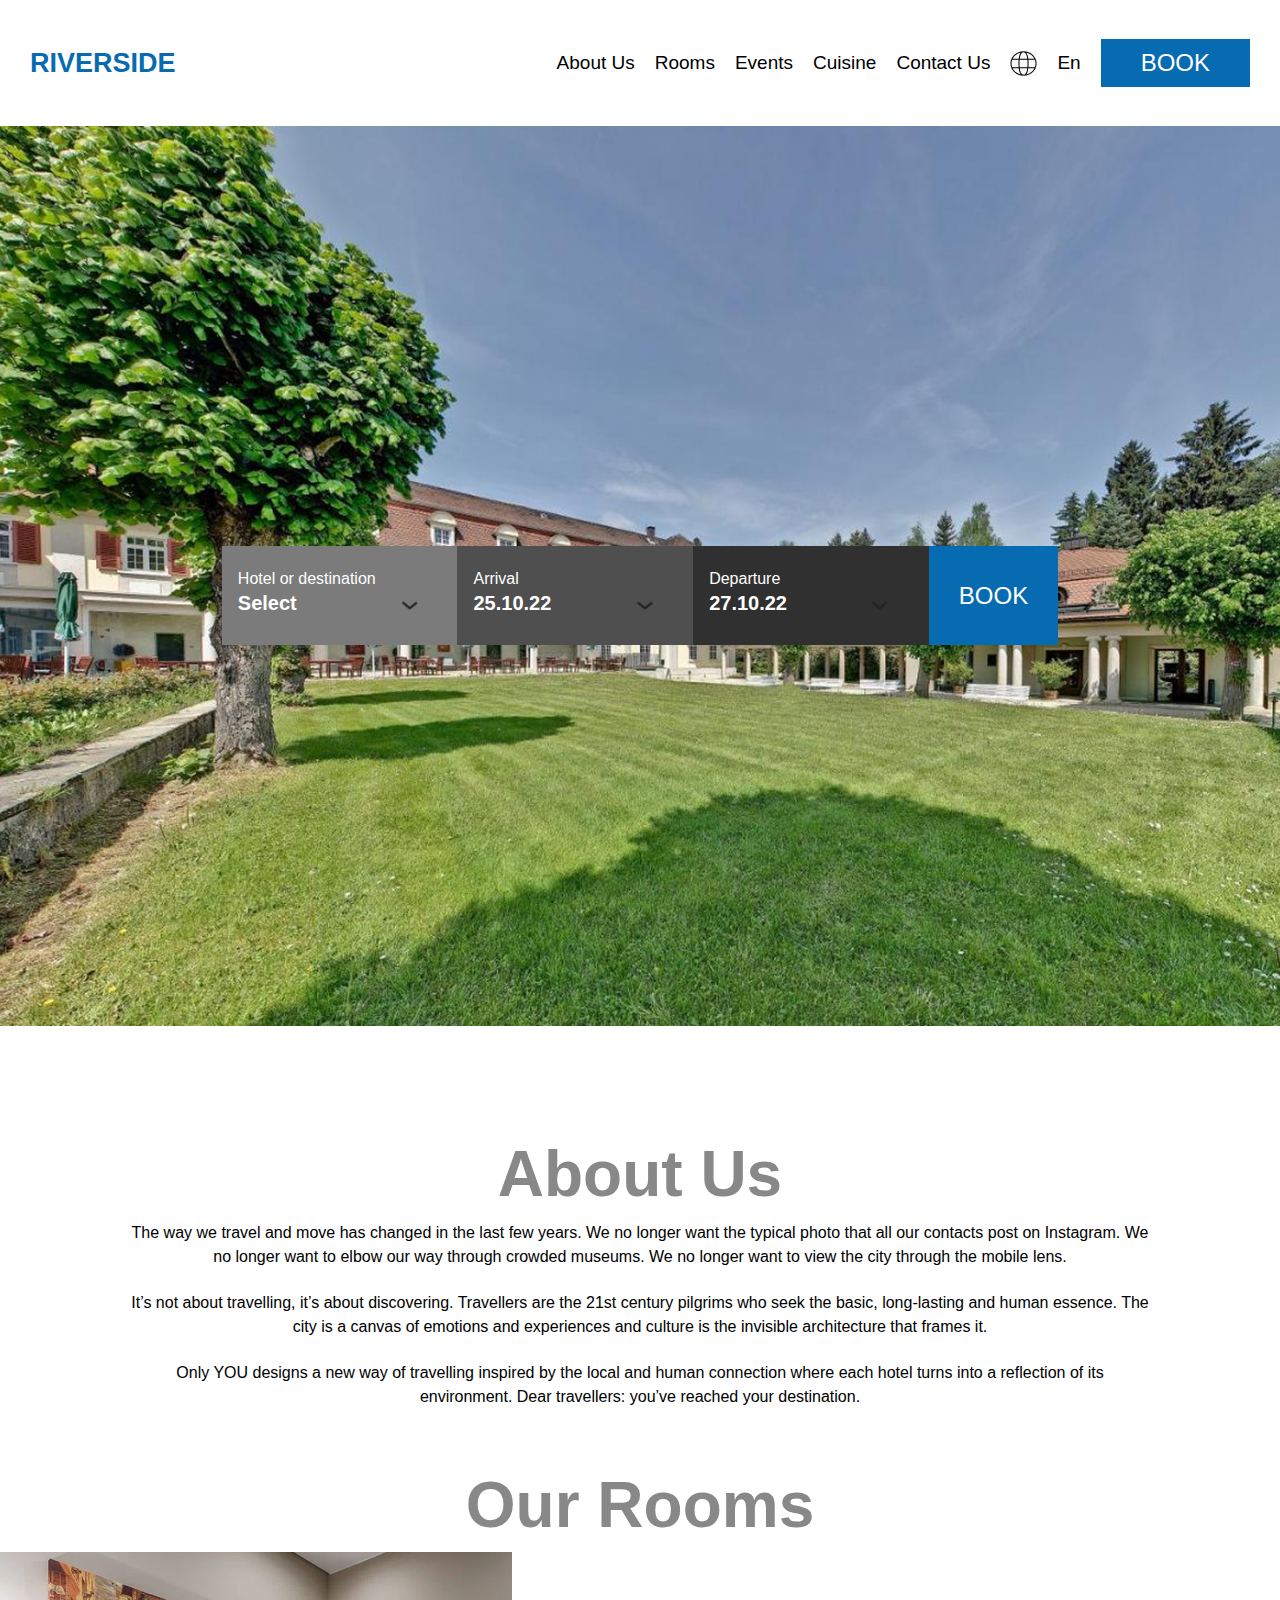
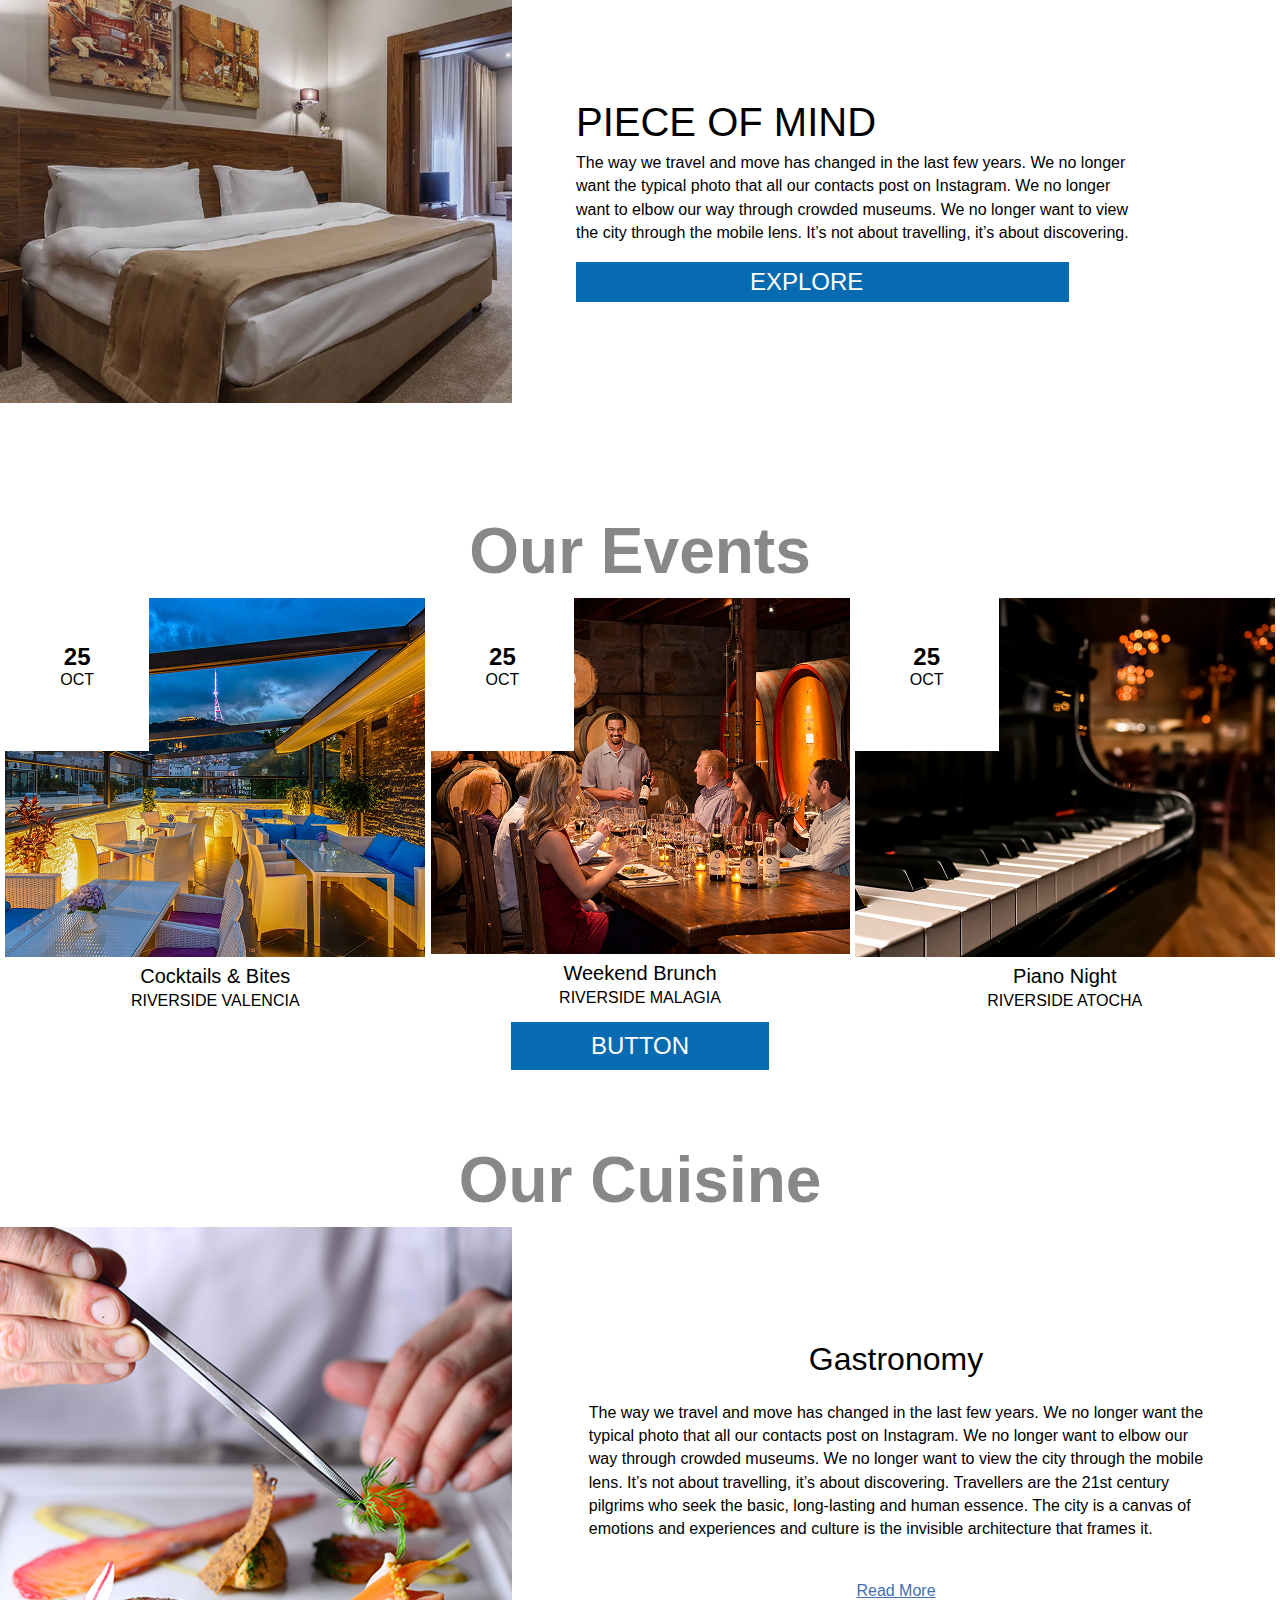
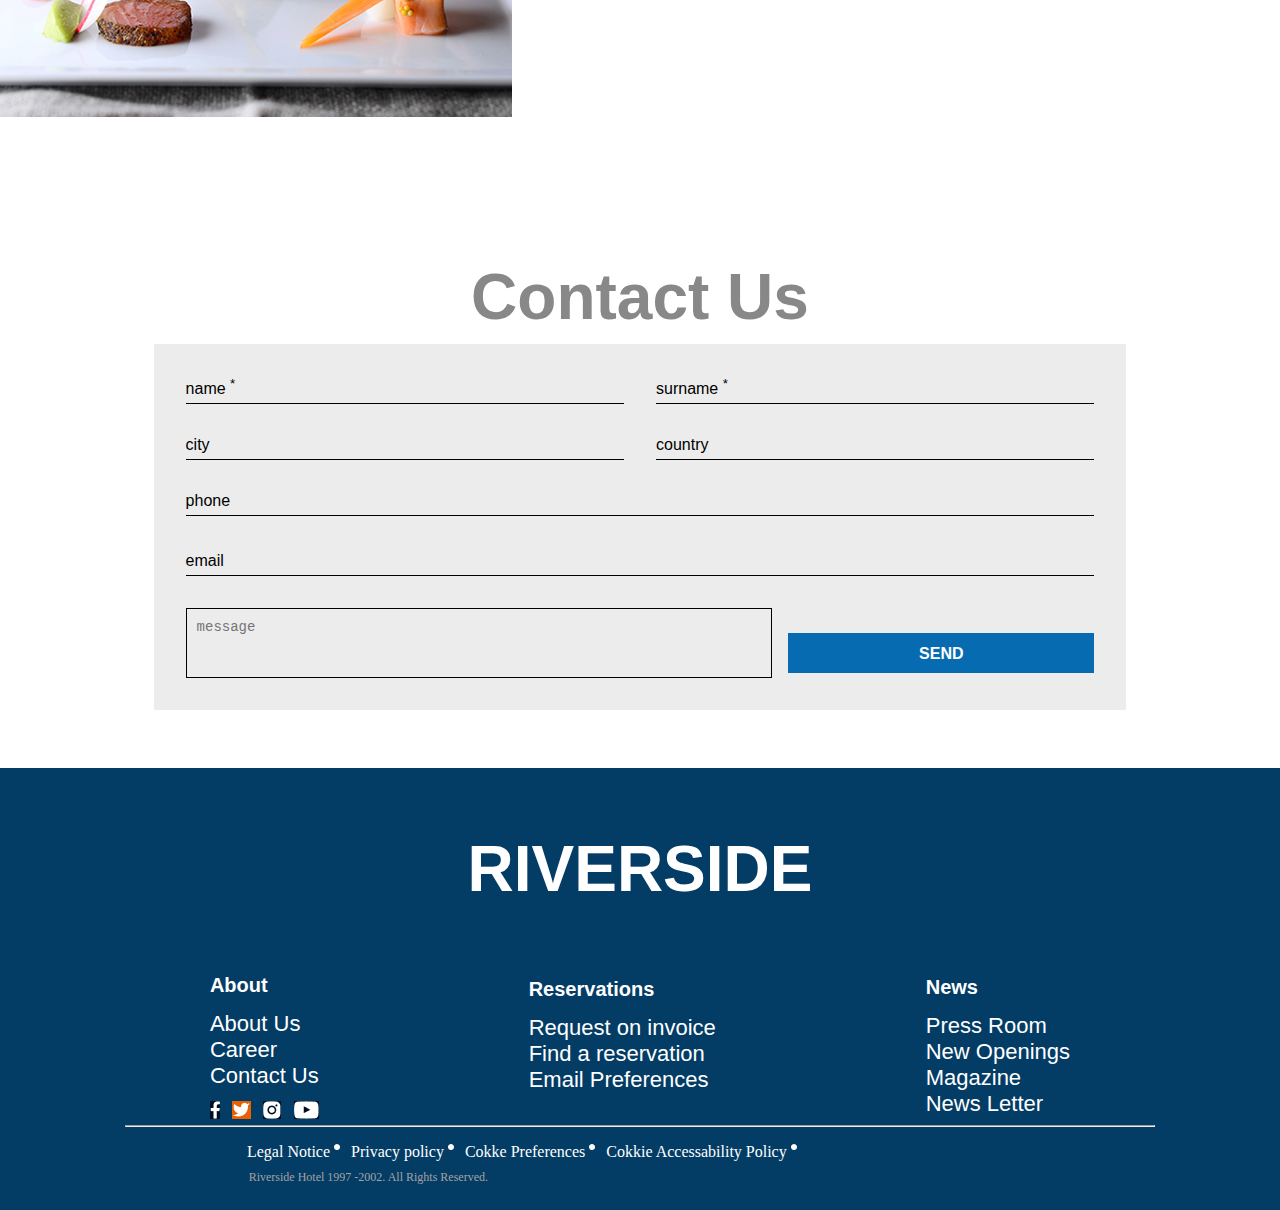
<file: index.html>
<!DOCTYPE html>
<html lang="en">
<head>
    <meta charset="UTF-8">
    <meta name="viewport" content="width=device-width, initial-scale=1.0">
    <title>Document</title>
    <link rel="stylesheet" href="index.css">
</head>
<body>
    <nav class="navbar">
            <h1>RIVERSIDE</h1>
            <div class="nav-items" id="nav-items">
               <a href="#about">About Us</a>
               <a href="#rooms">Rooms</a>
               <a href="#events">Events</a>
               <a href="#cuisine">Cuisine</a>
               <a href="#contact-form">Contact Us</a>
               <img src="/Images/logo.png" alt=""><span>En</span>
                <button>Book</button>
            </div>
            <img src="Images/menu.png" alt="Menu" id="menu-icon" onclick="toggleMenu()">
      </nav>

    <header class="header">
        <section class="main-content">
                <div class="destination">
                    <h3>Hotel or destination</h3>
                    <div class="fixes">
                    <p>Select</p>
                    <img src="Images/downward-icon.png" alt="">
                    </div>
                </div>

                <div class="arrival">
                        <h3>Arrival</h3>
                        <div class="fixes">
                    <p>25.10.22</p>
                    <img src="/Images/downward-icon2.png" alt="">
                    </div>
                </div>

                <div class="departure">
                     <h3>Departure</h3>
                     <div class="fixes">
                    <p>27.10.22</p>
                    <img src="Images/downdward-icon3.png" alt="">
                    </div>
                </div>
                <div class="book">
                    <big>Book</big>
                </div>
        </section>

          <section class="res-main-content">
                <div class="res-destination">
                    <h3>Hotel or destination</h3>
                    <div class="fixes">
                    <p>Select</p>
                    <img src="Images/downward-icon.png" alt="">
                    </div>
                </div>

                <div class="res-arrival">
                        <h3>Arrival</h3>
                        <div class="fixes">
                    <p>25.10.22</p>
                    <img src="Images/downward-icon2.png" alt="">
                    </div>
                </div>

                <div class="res-departure">
                     <h3>Departure</h3>
                     <div class="fixes">
                    <p>27.10.22</p>
                    <img src="Images/downdward-icon3.png" alt="">
                    </div>
                </div>
                <div class="res-book">
                    <big>Book</big>
                </div>
        </section>
    </header>


    <main class="main">
        <section class="section1" id="about">
            <h1>About Us</h1>
             <p class="paragraph">The way we travel and move has changed in the last few years. We no longer want the typical photo that all our contacts post on Instagram. We no longer want to elbow our way through crowded museums. We no longer want to view the city through the mobile lens. <br><br>
It’s not about travelling, it’s about discovering. Travellers are the 21st century pilgrims who seek the basic, long-lasting and human essence. The city is a canvas of emotions and experiences and culture is the invisible architecture that frames it. <br><br>
Only YOU designs a new way of travelling inspired by the local and human connection where each hotel turns into a reflection of its environment. Dear travellers: you’ve reached your destination.</p>
        </section>
         
        <section class="section2" id="rooms">
             <h1>Our Rooms</h1>
             <div class="about-room">
                <img src="Images/room.png" alt="room Image">
                <div class="explore-room">
                    <h3>PIECE OF MIND</h3>
                    <p>The way we travel and move has changed in the last few years. We no longer want the typical photo that all our contacts post on Instagram. We no longer want to elbow our way through crowded museums. We no longer want to view the city through the mobile lens.
                      It’s not about travelling, it’s about discovering. </p>
                      <button><span>EXPLORE</span></button>
                </div>
             </div>

             <div class="res-room">
                <img src="Images/room.png" alt="room image">
                <div class="room">
                    <h4>PIECE OF MIND</h4>
                    <p>The way we travel and move has changed in the last few years.</p>
                     <a href="#link">Read More</a>
                     <button class="btn">Explore</button>
                </div>
             </div>
        </section>
        
        <section class="section3" id="events">
            <h1>Our Events</h1>
            <div class="events">
                 <div class="event1">
                     <div class="time">
                        <h2 id="date">25</h2>
                        <p id="mounth">OCT</p>
                     </div>
                    <img src="Images/image1.png" alt="">
                    <h3>Cocktails & Bites</h3>
                    <p>Riverside  Valencia</p>
                 </div>
                 <div class="event2">
                    <div class="time time2">
                        <h2 id="date">25</h2>
                        <p id="mounth">OCT</p>
                     </div>
                    <img src="Images/image2.png" alt="">
                    <h3>Weekend Brunch</h3>
                    <p>Riverside  Malagia</p>
                 </div>
                 <div class="event3">
                    <div class="time">
                        <h2 id="date">25</h2>
                        <p id="mounth">OCT</p>
                     </div>
                    <img src="Images/image3.png" alt="">
                    <h3>Piano Night</h3>
                    <p>Riverside  Atocha</p>
                 </div>
            </div>
            <button>Button</button>
        </section>

        <section class="section4" id="cuisine">
            <h1>Our Cuisine</h1>
            <div class="cuisine">
                <img src="Images/cuisine.png" alt="cuisine image">
                <div class="about-cuisine">
                    <h2>Gastronomy</h2>
                    <p>The way we travel and move has changed in the last few years. We no longer want the typical photo that all our contacts post on Instagram. We no longer want to elbow our way through crowded museums. We no longer want to view the city through the mobile lens.
It’s not about travelling, it’s about discovering. Travellers are the 21st century pilgrims who seek the basic, long-lasting and human essence. The city is a canvas of emotions and experiences and culture is the invisible architecture that frames it.
</p>
                    <a href="#">Read More</a>
                </div>
            </div>

            <div class="res-cuisine">
                <img src="Images/cuisine.png" alt="cuisine image">
                <div class="cuicine">
            <h4  class="short-heading-of-cuisine">UNFORGETTABLE Flavours</h4>
            <div class="short-content-of-cuisine">The way we travel and move has changed in the last few years. We no longer want the typical photo that all our contacts post on Instagram.</div>
            </div>
            </div>
        </section>

        <section class="contact-form" id="contact-form">
           <h1>Contact Us</h1>
    <form class="contact">
      <div class="form-row">
        <div class="form-group">
          <p>name <sup>*</sup></p>
          <hr>
        </div>
        <div class="form-group">
          <p>surname <sup>*</sup></p>
          <hr>
        </div>
      </div>
      <div class="form-row">
        <div class="form-group">
          <p>city</p>
          <hr>
        </div>
        <div class="form-group">
          <p>country</p>
          <hr>
        </div>
      </div>
      <div class="form-row">
        <div class="form-group single-group">
          <p>phone</p>
          <hr>
        </div>
      </div>
      <div class="form-row">
        <div class="form-group single-group">
          <p>email <sup></sup></p>
          <hr>
        </div>
      </div>
      <div class="form-row textarea-button-row">
        <textarea name="message" placeholder="message"></textarea>
        <button type="submit">SEND</button>
      </div>
    </form>
        </section>
    </main>


    <footer class="footer">
        <h1>RIVERSIDE</h1>
        <div class="f-elements">
            <div class="about">
                <h3>About</h3>
                <a href="#ab">About Us</a>
                <a href="#ca">Career</a>
                <a href="#ct">Contact Us</a>
                 <div class="social-media">
    <a href="" id="fb"><img src="/Images/fb.png" alt=""></a>
    <a href="" id="twitter"><img src="Images/twittwe.png" alt=""></a>
    <a href="" id="insta"><img src="Images/insta.png" alt=""></a>
    <a href="" id="yt"><img src="Images/yt.png" alt=""></a>
        </div>
            </div>
             <div class="reservations">
                <h3>Reservations</h3>
                <a href="#ri">Request on invoice</a>
                <a href="#fr">Find a reservation</a>
                <a href="#ep">Email Preferences</a>
            </div>
             <div class="news">
                <h3>News</h3>
                <a href="#ab">Press Room</a>
                <a href="#ca">New Openings</a>
                <a href="#ct">Magazine</a>
                <a href="#nl">News Letter</a>
            </div>
            <hr>
             <div class="below-footer">
                <p>Legal Notice <sup><img src="Images/dot.png" alt=""></sup></p>
                <p>Privacy policy <sup><img src="Images/dot.png" alt=""></sup></p>
                <p>Cokke Preferences <sup><img src="Images/dot.png" alt=""></sup></p>
                <p>Cokkie Accessability Policy <sup><img src="Images/dot.png" alt=""></sup></p>
                <aside>Riverside Hotel 1997 -2002. All Rights Reserved.</aside>
             </div>
    </footer>
    <div class="res-footer"></div>


     <script>
    function toggleMenu() {
      const navItems = document.getElementById('nav-items');
      navItems.classList.toggle('show');
    }
  </script>
  
</body>
</html>
</file>
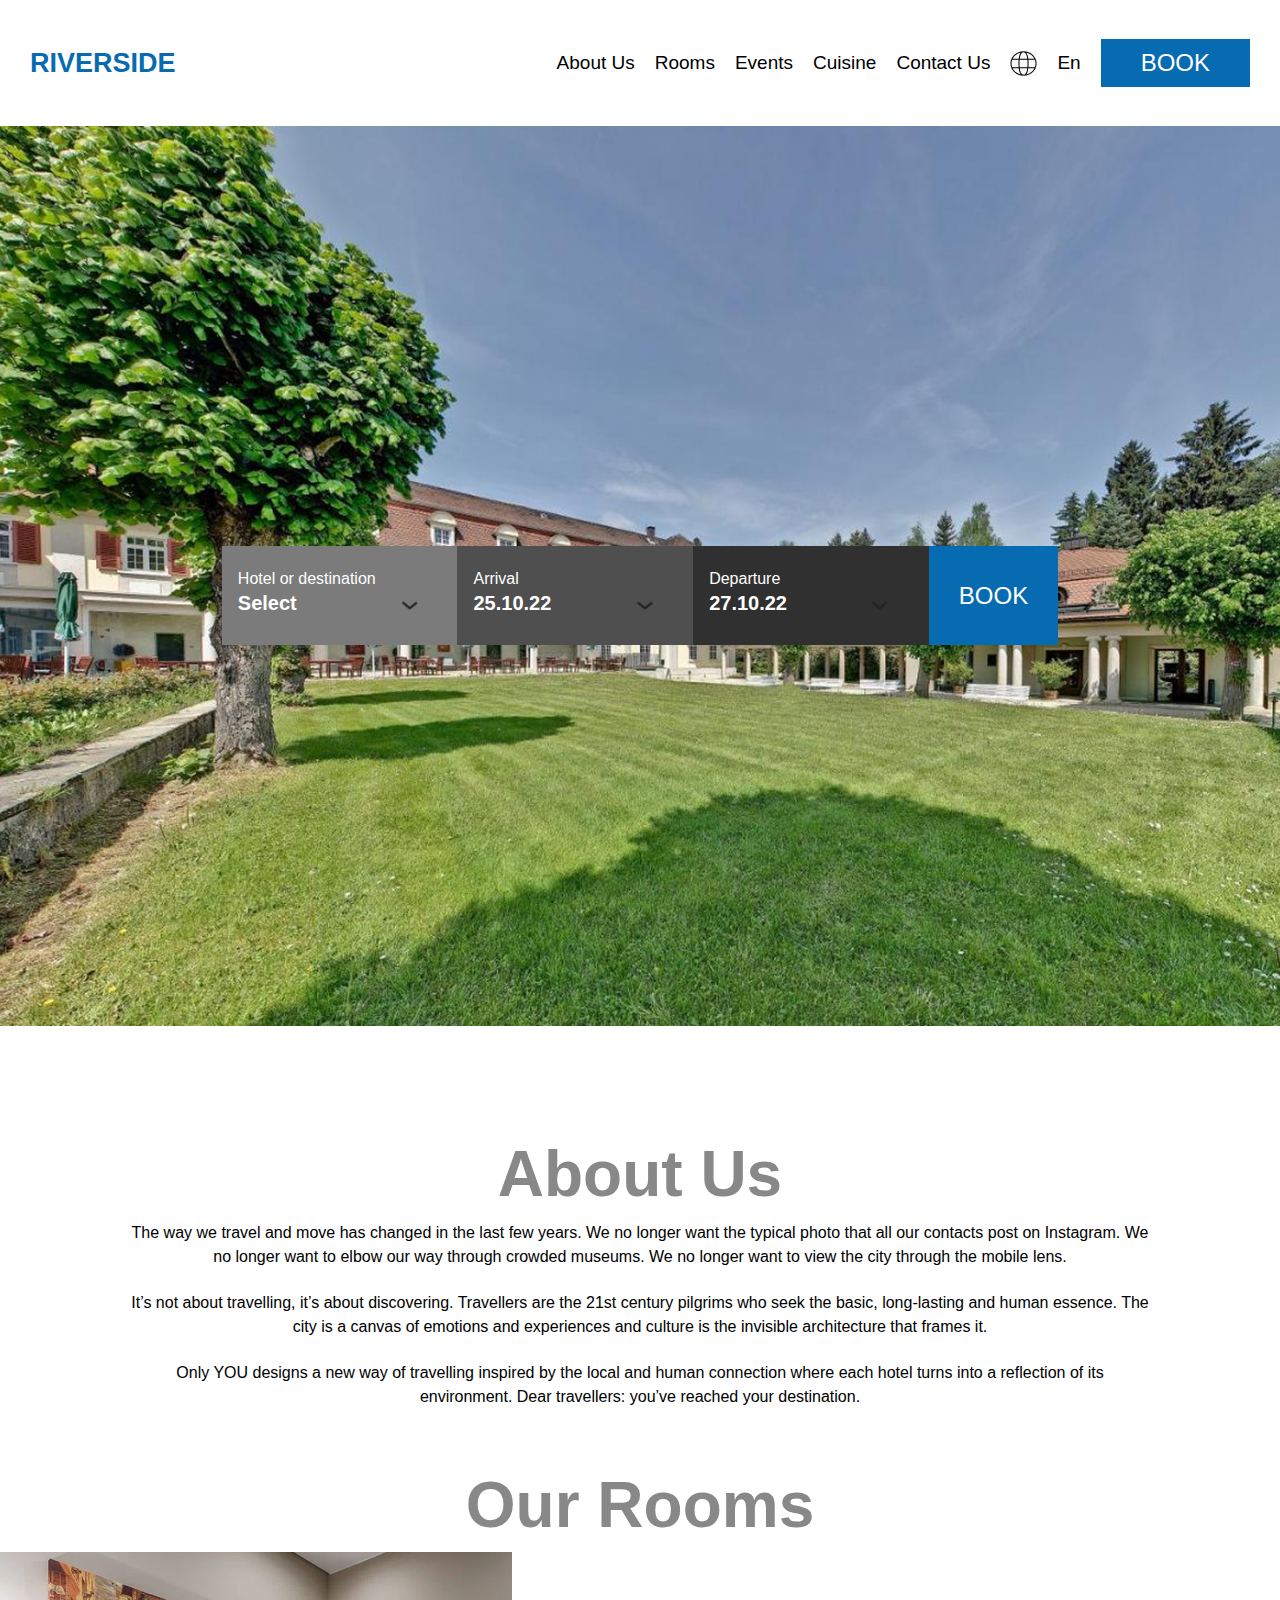
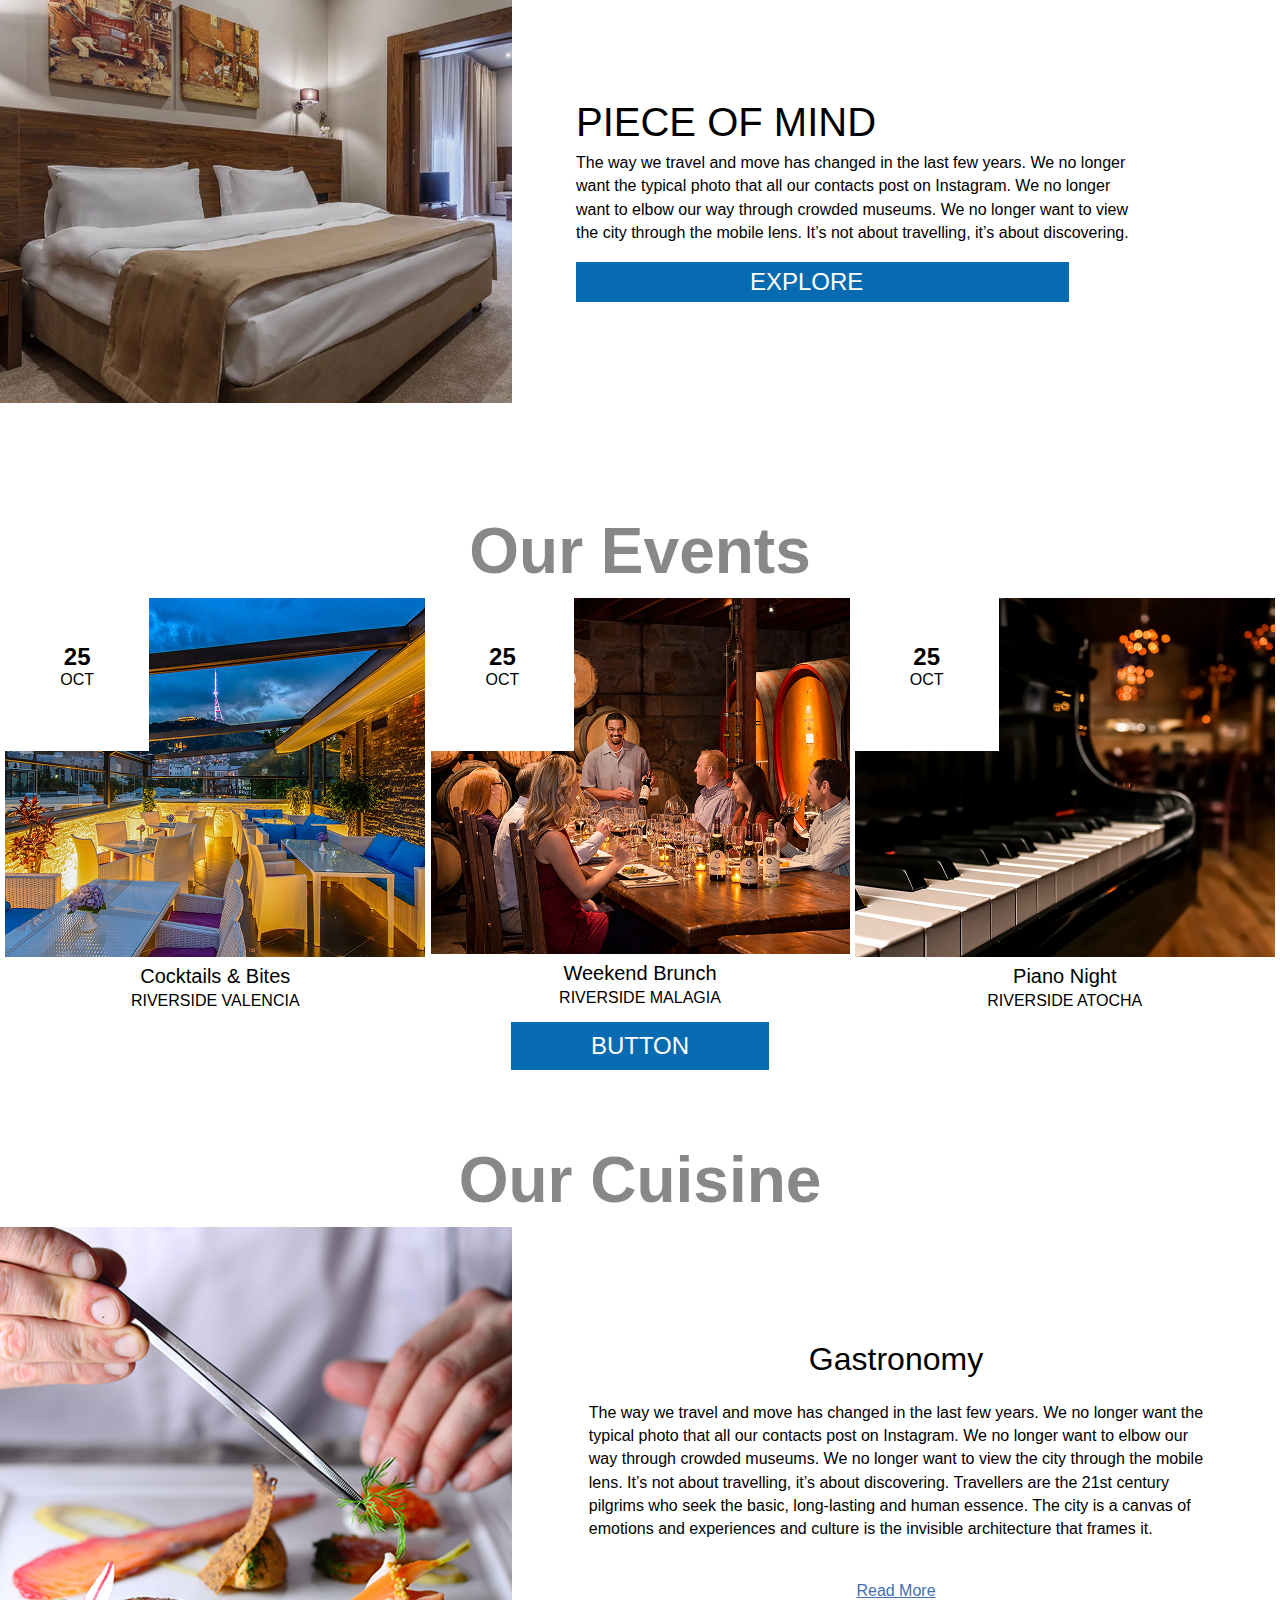
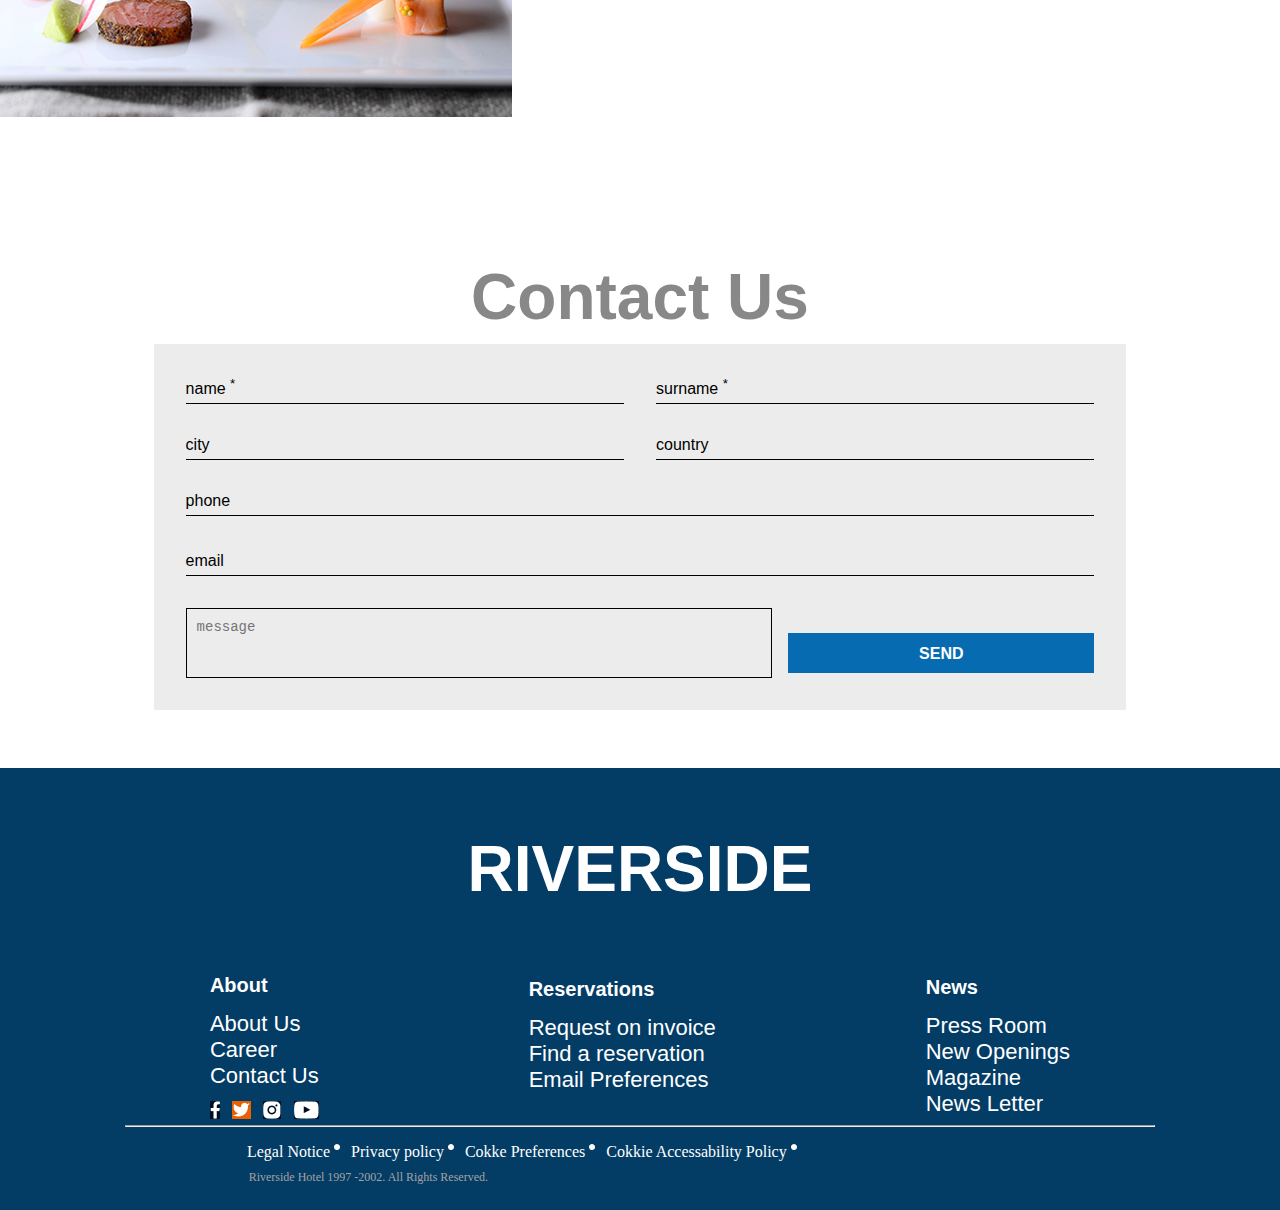
<file: project2.html>
<!DOCTYPE html>
<html lang="en">
<head>
    <meta charset="UTF-8">
    <meta name="viewport" content="width=device-width, initial-scale=1.0">
    <title>Document</title>
    <link rel="stylesheet" href="project2.css">
</head>
<body>
    <nav class="navbar">
            <h1>RIVERSIDE</h1>
            <div class="nav-items" id="nav-items">
               <a href="#about">About Us</a>
               <a href="#rooms">Rooms</a>
               <a href="#events">Events</a>
               <a href="#cuisine">Cuisine</a>
               <a href="#contact-form">Contact Us</a>
               <img src="/Images/logo.png" alt=""><span>En</span>
                <button>Book</button>
            </div>
            <img src="Images/menu.png" alt="Menu" id="menu-icon" onclick="toggleMenu()">
      </nav>

    <header class="header">
        <section class="main-content">
                <div class="destination">
                    <h3>Hotel or destination</h3>
                    <div class="fixes">
                    <p>Select</p>
                    <img src="Images/downward-icon.png" alt="">
                    </div>
                </div>

                <div class="arrival">
                        <h3>Arrival</h3>
                        <div class="fixes">
                    <p>25.10.22</p>
                    <img src="/Images/downward-icon2.png" alt="">
                    </div>
                </div>

                <div class="departure">
                     <h3>Departure</h3>
                     <div class="fixes">
                    <p>27.10.22</p>
                    <img src="Images/downdward-icon3.png" alt="">
                    </div>
                </div>
                <div class="book">
                    <big>Book</big>
                </div>
        </section>

          <section class="res-main-content">
                <div class="res-destination">
                    <h3>Hotel or destination</h3>
                    <div class="fixes">
                    <p>Select</p>
                    <img src="Images/downward-icon.png" alt="">
                    </div>
                </div>

                <div class="res-arrival">
                        <h3>Arrival</h3>
                        <div class="fixes">
                    <p>25.10.22</p>
                    <img src="Images/downward-icon2.png" alt="">
                    </div>
                </div>

                <div class="res-departure">
                     <h3>Departure</h3>
                     <div class="fixes">
                    <p>27.10.22</p>
                    <img src="Images/downdward-icon3.png" alt="">
                    </div>
                </div>
                <div class="res-book">
                    <big>Book</big>
                </div>
        </section>
    </header>


    <main class="main">
        <section class="section1" id="about">
            <h1>About Us</h1>
             <p class="paragraph">The way we travel and move has changed in the last few years. We no longer want the typical photo that all our contacts post on Instagram. We no longer want to elbow our way through crowded museums. We no longer want to view the city through the mobile lens. <br><br>
It’s not about travelling, it’s about discovering. Travellers are the 21st century pilgrims who seek the basic, long-lasting and human essence. The city is a canvas of emotions and experiences and culture is the invisible architecture that frames it. <br><br>
Only YOU designs a new way of travelling inspired by the local and human connection where each hotel turns into a reflection of its environment. Dear travellers: you’ve reached your destination.</p>
        </section>
         
        <section class="section2" id="rooms">
             <h1>Our Rooms</h1>
             <div class="about-room">
                <img src="Images/room.png" alt="room Image">
                <div class="explore-room">
                    <h3>PIECE OF MIND</h3>
                    <p>The way we travel and move has changed in the last few years. We no longer want the typical photo that all our contacts post on Instagram. We no longer want to elbow our way through crowded museums. We no longer want to view the city through the mobile lens.
                      It’s not about travelling, it’s about discovering. </p>
                      <button><span>EXPLORE</span></button>
                </div>
             </div>

             <div class="res-room">
                <img src="Images/room.png" alt="room image">
                <div class="room">
                    <h4>PIECE OF MIND</h4>
                    <p>The way we travel and move has changed in the last few years.</p>
                     <a href="#link">Read More</a>
                     <button class="btn">Explore</button>
                </div>
             </div>
        </section>
        
        <section class="section3" id="events">
            <h1>Our Events</h1>
            <div class="events">
                 <div class="event1">
                     <div class="time">
                        <h2 id="date">25</h2>
                        <p id="mounth">OCT</p>
                     </div>
                    <img src="Images/image1.png" alt="">
                    <h3>Cocktails & Bites</h3>
                    <p>Riverside  Valencia</p>
                 </div>
                 <div class="event2">
                    <div class="time time2">
                        <h2 id="date">25</h2>
                        <p id="mounth">OCT</p>
                     </div>
                    <img src="Images/image2.png" alt="">
                    <h3>Weekend Brunch</h3>
                    <p>Riverside  Malagia</p>
                 </div>
                 <div class="event3">
                    <div class="time">
                        <h2 id="date">25</h2>
                        <p id="mounth">OCT</p>
                     </div>
                    <img src="Images/image3.png" alt="">
                    <h3>Piano Night</h3>
                    <p>Riverside  Atocha</p>
                 </div>
            </div>
            <button>Button</button>
        </section>

        <section class="section4" id="cuisine">
            <h1>Our Cuisine</h1>
            <div class="cuisine">
                <img src="Images/cuisine.png" alt="cuisine image">
                <div class="about-cuisine">
                    <h2>Gastronomy</h2>
                    <p>The way we travel and move has changed in the last few years. We no longer want the typical photo that all our contacts post on Instagram. We no longer want to elbow our way through crowded museums. We no longer want to view the city through the mobile lens.
It’s not about travelling, it’s about discovering. Travellers are the 21st century pilgrims who seek the basic, long-lasting and human essence. The city is a canvas of emotions and experiences and culture is the invisible architecture that frames it.
</p>
                    <a href="#">Read More</a>
                </div>
            </div>

            <div class="res-cuisine">
                <img src="Images/cuisine.png" alt="cuisine image">
                <div class="cuicine">
            <h4  class="short-heading-of-cuisine">UNFORGETTABLE Flavours</h4>
            <div class="short-content-of-cuisine">The way we travel and move has changed in the last few years. We no longer want the typical photo that all our contacts post on Instagram.</div>
            </div>
            </div>
        </section>

        <section class="contact-form" id="contact-form">
           <h1>Contact Us</h1>
    <form class="contact">
      <div class="form-row">
        <div class="form-group">
          <p>name <sup>*</sup></p>
          <hr>
        </div>
        <div class="form-group">
          <p>surname <sup>*</sup></p>
          <hr>
        </div>
      </div>
      <div class="form-row">
        <div class="form-group">
          <p>city</p>
          <hr>
        </div>
        <div class="form-group">
          <p>country</p>
          <hr>
        </div>
      </div>
      <div class="form-row">
        <div class="form-group single-group">
          <p>phone</p>
          <hr>
        </div>
      </div>
      <div class="form-row">
        <div class="form-group single-group">
          <p>email <sup></sup></p>
          <hr>
        </div>
      </div>
      <div class="form-row textarea-button-row">
        <textarea name="message" placeholder="message"></textarea>
        <button type="submit">SEND</button>
      </div>
    </form>
        </section>
    </main>


    <footer class="footer">
        <h1>RIVERSIDE</h1>
        <div class="f-elements">
            <div class="about">
                <h3>About</h3>
                <a href="#ab">About Us</a>
                <a href="#ca">Career</a>
                <a href="#ct">Contact Us</a>
                 <div class="social-media">
    <a href="" id="fb"><img src="/Images/fb.png" alt=""></a>
    <a href="" id="twitter"><img src="Images/twittwe.png" alt=""></a>
    <a href="" id="insta"><img src="Images/insta.png" alt=""></a>
    <a href="" id="yt"><img src="Images/yt.png" alt=""></a>
        </div>
            </div>
             <div class="reservations">
                <h3>Reservations</h3>
                <a href="#ri">Request on invoice</a>
                <a href="#fr">Find a reservation</a>
                <a href="#ep">Email Preferences</a>
            </div>
             <div class="news">
                <h3>News</h3>
                <a href="#ab">Press Room</a>
                <a href="#ca">New Openings</a>
                <a href="#ct">Magazine</a>
                <a href="#nl">News Letter</a>
            </div>
            <hr>
             <div class="below-footer">
                <p>Legal Notice <sup><img src="Images/dot.png" alt=""></sup></p>
                <p>Privacy policy <sup><img src="Images/dot.png" alt=""></sup></p>
                <p>Cokke Preferences <sup><img src="Images/dot.png" alt=""></sup></p>
                <p>Cokkie Accessability Policy <sup><img src="Images/dot.png" alt=""></sup></p>
                <aside>Riverside Hotel 1997 -2002. All Rights Reserved.</aside>
             </div>
    </footer>
    <div class="res-footer"></div>


     <script>
    function toggleMenu() {
      const navItems = document.getElementById('nav-items');
      navItems.classList.toggle('show');
    }
  </script>
  
</body>
</html>
</file>
<file: index.css>
*{
    margin: 0;
    padding: 0;
    box-sizing: border-box;
}
body,html{
    overflow-x: hidden;
    max-width: 100%;
}
body{
    font-family: 'Inter',sans-serif;
}



@media screen and (max-width:950px) {
     .navbar .nav-items{
        display: none;
        position: absolute;
        top:66px;
        left: 0;
        right: 0;
        flex-direction: column;
        text-align: center;
        background: white;
        width: 100%;
        height:77vh;
        padding:17px 0;
        flex-shrink: 0;
        z-index: 10;
     }
      .navbar .nav-items.show{
        display: flex;
     }
      #menu-icon{
        display: block !important;
        width: 24px;
        height: 24px;
        cursor: pointer;
     }
.navbar h1 {
  position: relative;
  left:-3%;
  color: #076BB2;
  font-size:15px;
  font-weight: 900;
}
     .nav-items img,.nav-items span{
        display: none;
     } 
     .navbar button{
        display: none;
     }
    }
.navbar {
  width: 100%;
  height: 14vh;
  background: white;
  display: flex;
  justify-content: space-between;
  align-items: center;
  padding: 0 30px;
}
.nav-items{
display: flex;
flex-direction: row;
justify-content: space-evenly;
align-items: center;
gap: 20px;
}
.navbar h1 {
  color: #076BB2;
  font-size: 27px;
  font-weight: 900;
}
.nav-items a, .nav-items span {
  color: #000;
  font-size: 19px;
  font-weight: 500;
  text-decoration: none;
}
.nav-items button {
  padding: 10px 40px;
  background: #076BB2;
  color: #FFF;
  font-size: 24px;
  font-weight: 500;
  text-transform: uppercase;
  border: none;
}
#menu-icon{
display: none;
}



.header{
    width: 100%;
    min-height: 100vh;
    background-image: url(/Images/background-image.png);
    background-size: cover;
    background-repeat: no-repeat;
    background-position: center;
}
.main-content{
    display: flex;
    flex-direction: row;
    justify-content: center;
    padding-top:420px;
}
.main-content .destination,.main-content .arrival{
width: 235.662px;
height: 99px;
}
.destination{
    background: #7B7B7B;
    display: flex;
padding: 20px 61.662px 27px 16px;
flex-direction: column;
align-items: flex-start;
}
.arrival{
    background: #504F4F;
    display: flex;
width: 235.662px;
padding: 20px 61.662px 27px 16px;
flex-direction: column;
align-items: flex-start;
}
.departure{
display: flex;
width: 235.662px;
height: 99px;
padding: 20px 61.662px 27px 16px;
flex-direction: column;
align-items: flex-start;
background: #303030;
}
.book{
display: inline-flex;
height: 99px;
padding: 0 30px;
justify-content: center;
align-items: center;
gap: 10px;
background: #076BB2;
}
.main-content h3{
width: 158px;
height: 26px;
flex-shrink: 0;
color: #FFF;
font-size: 16px;
font-style: normal;
font-weight: 500;
line-height: 160.523%; 
}
.main-content p{
width: 158px;
height: 26px;
flex-shrink: 0;
color: #FFF;
font-size: 20px;
font-style: normal;
font-weight: 600;
line-height: normal;
}
.book big{
color: #FFF;
font-size: 24px;
font-style: normal;
font-weight: 500;
line-height: normal;
text-transform: uppercase;
}
.fixes{
    display: flex;
    justify-content: space-around;
}
.departure  img{
    background: #076BB2;
}
.res-main-content{
    display: none;
}
@media screen and (max-width:950px){
    .navbar{
        height: 12vh;
    }
    .main-content{
        display: none;
    }
    .res-main-content{
        display: flex;
        flex-direction: column;
         padding-top: 140px;
    }
.res-destination,.res-arrival,.res-departure,.res-book{
            width:200px;
height: 68px;
flex-shrink: 0;
display: flex;
flex-direction: column;
align-self: center;
align-items: center;
align-content: center;
padding-top:10px;
}
    .res-destination{
background: #7B7B7B;
    }
    .res-main-content h3{
        color: #FFF;
font-size: 15px;
font-style: normal;
font-weight: 400;
line-height: normal;
padding-bottom: 5px;
    }
    .res-main-content p{
        color: #FFF;
font-size: 17px;
font-style: normal;
font-weight: 500;
line-height: normal;
position: relative;
left: 20px;
    }
    .res-main-content img{
        width: 18px;
height: 17.965px;
flex-shrink: 0;
 position: relative;
        left: 10px;
margin-left:25px;
    }
    .res-arrival{
background: #504F4F;
    }
    .res-departure{
background: #303030;
    }
    .res-book{
background: #076BB2; 
color: white;
padding-top: 22px;
    }
    .header {
    min-height: 75vh;
    }
}


.section1 h1,.section2 h1,.section3 h1,.section4 h1,.contact-form h1{
text-align: center;
font-family: 'Lora'sans-serif;
font-size: 64px;
font-style: normal;
font-weight: 700;
line-height: 145%;
color: #888;
}
.section1,.section3,.contact-form{
    margin-top: 8%;
}
.section4{
    margin-top:5%;
}
@media screen and (max-width:665px) {
.section1 h1,.section1 h1,.section2 h1,.section3 h1,.section4 h1,.contact-form h1{
color: #888;
text-align: center;
font-family:'lora'sans-serif;
font-size: 23px;
font-style: normal;
font-weight: 700;
line-height: 145%; 
}
.section1 p{
    color: #303030;
text-align: center;
font-size: 12px;
font-style: normal;
font-weight: 400;
}
}
.section1{
display: flex;
flex-direction: column;
justify-content: center;
}



.paragraph {
width: 80%;
flex-shrink: 0;
color: #000;
text-align: center;
font-size: 16px;
font-style: normal;
font-weight: 500;
line-height: 146.023%; 
margin-left:10%;
margin-bottom:4%;
}
.section2{
    display: flex;
    flex-direction: column;
}
.about-room{
    display: flex;
    flex-wrap: nowrap;
    justify-content: space-between;
}
.about-room img{
    width: 40%;
}
.explore-room{
    display: flex;
    flex-direction: column;
    margin-top: 11%;
    margin-left: 5%;
}
.explore-room h3{
font-family:'lora',sans-serif;
color: #000;
font-size: 40px;
font-style: normal;
font-weight: 300;
line-height: 145%;
text-transform: uppercase;
}
.explore-room p{
    color: #000;
font-size: 16px;
font-style: normal;
font-weight: 500;
line-height: 146.023%; 
width: 80%;
}
.explore-room button{
    display: inline-flex;
background: #076BB2;
width: 70%;
height: 13%;
margin-top: 2.5%;
border: 5px solid  #076BB2;
}
.explore-room button span{
    color: #FFF;
align-self: center;
font-size: 24px;
font-style: normal;
font-weight: 500;
line-height: normal;
position: relative;
left: 35%;
}
 a span{
color: #FFF;
font-size: 20px;
padding-top:5px;
padding-left: 39%;
font-style: normal;
font-weight: 500;
line-height: normal;
text-transform: uppercase;
text-decoration: none;
 }
 .res-room{
    display: none;
 }
@media screen and (max-width:665px){
    .about-room{
        display: none;
    }
.res-room{
    display: block;
    display: flex;
    flex-direction:column;
}
.room{
    display: flex;
    flex-direction: column;
    margin-top: 7%;
    margin-bottom: 7%;
    margin-left: 3%;
    width: 50%;
    gap: 10%;
    width: 60%;
    align-self: center;
}
.res-room img{
    width:75%;
    align-self: center;
}
.room a{
color: #076BB2;
font-size: 13px;
font-style: normal;
font-weight: 400;
line-height: 146.023%;
text-decoration-line: underline;
text-decoration-style: solid;
text-decoration-skip-ink: none;
text-decoration-thickness: auto;
text-underline-offset: auto;
text-underline-position: from-font;
text-decoration: none;
}
.room .btn{
    display: flex;
width: 156px;
padding: 10px 55px;
justify-content: center;
align-items: center;
background: #076BB2;
border:3px solid  #076BB2 ;
gap: 10px;
color: #FFF;
text-align: center;
font-size: 15px;
font-style: normal;
font-weight: 500;
line-height: normal;
text-transform: uppercase;
}
.roomm h4{
    color: #000;
font-family: Inter;
font-size: 18px;
font-style: normal;
font-weight: 400;
line-height: 145%;
text-transform: uppercase;
}
.room p{
color:#303030;
font-size: 15px;
font-style: normal;
font-weight: 400;
line-height: 146.023%;
}
}
@media screen and (max-width:750px){
    .explore-room button span{
    color: #FFF;
align-self: center;
font-size:22px;
font-style: normal;
font-weight: 500;
line-height: normal;
}
}


.section3{
    display: flex;
    flex-direction: column;
    justify-content: center;
}
.events{
    display: flex;
    justify-content:space-evenly;
    flex-wrap: wrap;
}
.events h3{
    color: #000;
text-align: center;
font-size: 20px;
font-style: normal;
font-weight: 500;
line-height: 153.023%; 
}
.events p{
    color: #000;
text-align: center;
font-size: 16px;
font-style: normal;
font-weight: 500;
line-height: normal;
text-transform: uppercase;
}
.time{
background-color: white;
display: inline-flex;
padding: 45px 55px;
flex-direction: column;
align-items: center;
position:absolute;
}
.section3 button {
    align-self: center; 
    padding:10px 80px; 
    font-size: 16px;
    background: #076BB2;
    color: white;
    border: none;
    cursor: pointer;
    margin-top:-5px;
    color: #FFF;
font-size: 24px;
font-style: normal;
font-weight: 500;
line-height: normal;
text-transform: uppercase;
gap:10px
}
.event2 p,.event1 p,.event3 p{
    margin-bottom: 17px;
}
@media screen and (max-width:665px){
    .section3 button {
    align-self: center; 
    padding:6px 50px; 
    font-size: 16px;
    background: #076BB2;
    color: white;
    border: none;
    cursor: pointer;
    margin-top:-10px;
    color: #FFF;
font-size: 24px;
font-style: normal;
font-weight: 500;
line-height: normal;
text-transform: uppercase;
gap:10px
}
.events h3{
    color: #000;
align-self: center;
font-size: 20px;
font-style: normal;
font-weight: 500;
line-height: 153.023%; 
}
.time{
background-color: white;
display: inline-flex;
padding: 15px 24px 15px 15px;
flex-direction: column;
align-items: center;
position:absolute;
z-index: 1;
}
.events img{
    width: 285px;
    z-index: 0;
}
}

.cuisine{
    display: flex;
}
.about-cuisine{
    display: flex;
    flex-direction: column;
    justify-content: center;
    align-items: center;
    align-content: center;
}
.cuisine img{
    width:40%;
}
.about-cuisine h2{
color: #000;
font-size: 32px;
font-style: normal;
font-weight: 500;
line-height: normal;
margin-bottom: 3%;
}
.cuisine p{
color: #000;
font-size: 16px;
font-style: normal;
font-weight: 500;
line-height: 146.023%; 
width: 80%;
margin-bottom: 5%;
}
.cuisine a{
    color: #446FB0;
font-size: 16px;
font-style: normal;
font-weight: 500;
line-height: 146.023%;
text-decoration-line: underline;
text-decoration-style: solid;
text-decoration-skip-ink: none;
text-decoration-thickness: auto;
text-underline-offset: auto;
text-underline-position: from-font;
}
.res-cuisine{
display: none;
}
@media screen and (max-width:665px) {
    .cuisine{
    display: none;
}
.section4 h1{
    margin-top: 80px;
}
.res-cuisine{
    margin-bottom: 8%;
}
.res-cuisine{
    display: block;
    display: flex;
    flex-direction:column;
}
.res-cuisine img{
    width: 75%;
    align-self: center;
}
.cuicine{
    display: flex;
    flex-direction: column;
    margin-top: 5%;
    margin-left: 3%;
    width: 70%;
    align-self: center;
}
.short-content-of-cuisine{
color: #303030;
font-size: 15px;
font-style: normal;
font-weight: 400;
line-height: 146.023%;
}
.short-heading-of-cuisine{
color: #000;
font-size: 18px;
font-style: normal;
font-weight: 400;
line-height: 143.5%;
text-transform: uppercase;
}
}



.contact-form {
      display: flex;
      flex-direction: column;
      align-items: center;
      padding: 2rem;
}
.contact {
      background-color: #ECECEC;
      width:80%;
      padding: 2rem;
      display: flex;
      flex-direction: column;
      gap: 2rem;
}
.form-row {
      display: flex;
      justify-content: space-between;
      gap: 2rem;
      flex-wrap: wrap;
}
.form-group {
      flex: 1 1 45%;
}
.form-group p {
      font-size: 16px;
      font-weight: 500;
      margin-bottom: 5px;
      color: #000;
}
.form-group hr {
      height: 1px;
      background: #000;
      border: none;
}
.single-group {
      flex: 1 1 100%;
}
textarea {
      width:30%;
      height:70px;
      background: #ECECEC;
      border: 1px solid #000;
      padding: 10px;
      font-size: 14px;
      resize: none;
}
.textarea-button-row {
      display: flex;
      gap: 1rem;
      flex-wrap: wrap;
}
.textarea-button-row textarea {
      flex: 2;
      min-width: 200px;
}
.textarea-button-row button {
      flex: 1;
      min-width: 120px;
}
.form-row button {
      background-color: #076BB2;
      color: white;
      font-size: 16px;
      font-weight: bold;
      padding: 12px;
      border: none;
      cursor: pointer;
      height: 40px;
      margin-top:25px;
}
.form-row button:hover {
      background-color: #05588f;
}
@media (max-width: 768px) {
    .contact {
      background-color: #ECECEC;
      width:90%;
      padding: 1rem;
      display: flex;
      flex-direction: column;
      gap: 1rem;
    }
      .form-row {
        flex-direction: column;
        gap: 1.5rem;
      }
      .form-group {
        flex: 1 1 100%;
      }
      .textarea-button-row {
        flex-direction: column;
      }
      .textarea-button-row textarea,
      .textarea-button-row button {
        width: 100%;
        height: auto;
      }
      .form-row button {
        height: auto;
      }
}



.footer{
    width: 100%;
    background: #033C65;
    margin-top: 2%;
}
.footer h1{
color: #FFF;
font-size: 64px;
font-style: normal;
font-weight: 900;
line-height: normal;
text-align: center;
margin-bottom: 6%;
padding-top: 5%;
}
.f-elements{
    display: flex;
    flex-direction: row;
    justify-content: space-evenly;
    flex-wrap: wrap;
}
.about,.reservations,.news{
    display: flex;
    flex-direction: column;
}
.about a,.reservations a,.news a{
    text-decoration: none;
    color: #FFF;
font-family:'Quicksand',sans-serif;
font-size: 22px;
font-style: normal;
font-weight: 500;
line-height: normal;
}
footer h3{
color: #FFF;
font-size: 20px;
font-style: normal;
font-weight: 700;
line-height: normal;
}
.social-media{
    display: flex;
    justify-content: space-between;
    padding-top: 10px;
}
footer hr{
    width: 1030px;
height: 1px;
color: white;
}
.below-footer{
    display: flex;
    padding-top:3px;
}
.below-footer p{
    color: #FFF;
font-family: Quicksand;
font-size: 16px;
font-style: normal;
font-weight: 400;
line-height: 130%;
margin: 7px 4px 7px 7px;
padding-bottom: 5%;
}
.f-elements h3{
   position: relative;
   top: -10%;
   padding-TOP: 5%;
}
 aside{
    color: #A3A3A3;
font-family: Quicksand;
font-size: 12px;
font-style: normal;
font-weight: 400;
line-height: 130%;
position:relative;
right:69%;
padding-top:5%;
} 
@media screen and (max-width:850px){
    .footer{
        display: none;
    }
    .res-footer{
        width: 100%;
        height:100px;
        background-color:#033C65;
    }
}
</file>
<file: project2.css>
*{
    margin: 0;
    padding: 0;
    box-sizing: border-box;
}
body,html{
    overflow-x: hidden;
    max-width: 100%;
}
body{
    font-family: 'Inter',sans-serif;
}



@media screen and (max-width:950px) {
     .navbar .nav-items{
        display: none;
        position: absolute;
        top:78px;
        left: 0;
        right: 0;
        flex-direction: column;
        text-align: center;
        background: white;
        width: 100%;
        height:85vh;
        padding:30px 0;
        flex-shrink: 0;
        z-index: 10;
     }
      .navbar .nav-items.show{
        display: flex;
     }
      #menu-icon{
        display: block !important;
        width: 24px;
        height: 24px;
        cursor: pointer;
     }
.navbar h1 {
  position: relative;
  left:-3%;
  color: #076BB2;
  font-size:15px;
  font-weight: 900;
}
     .nav-items img,.nav-items span{
        display: none;
     } 
     .navbar button{
        display: none;
     }
    }
.navbar {
  width: 100%;
  height: 14vh;
  background: white;
  display: flex;
  justify-content: space-between;
  align-items: center;
  padding: 0 30px;
}
.nav-items{
display: flex;
flex-direction: row;
justify-content: space-evenly;
align-items: center;
gap: 20px;
}
.navbar h1 {
  color: #076BB2;
  font-size: 27px;
  font-weight: 900;
}
.nav-items a, .nav-items span {
  color: #000;
  font-size: 19px;
  font-weight: 500;
  text-decoration: none;
}
.nav-items button {
  padding: 10px 40px;
  background: #076BB2;
  color: #FFF;
  font-size: 24px;
  font-weight: 500;
  text-transform: uppercase;
  border: none;
}
#menu-icon{
display: none;
}



.header{
    width: 100%;
    min-height: 100vh;
    background-image: url(/Images/background-image.png);
    background-size: cover;
    background-repeat: no-repeat;
    background-position: center;
}
.main-content{
    display: flex;
    flex-direction: row;
    justify-content: center;
    padding-top:420px;
}
.main-content .destination,.main-content .arrival{
width: 235.662px;
height: 99px;
}
.destination{
    background: #7B7B7B;
    display: flex;
padding: 20px 61.662px 27px 16px;
flex-direction: column;
align-items: flex-start;
}
.arrival{
    background: #504F4F;
    display: flex;
width: 235.662px;
padding: 20px 61.662px 27px 16px;
flex-direction: column;
align-items: flex-start;
}
.departure{
display: flex;
width: 235.662px;
height: 99px;
padding: 20px 61.662px 27px 16px;
flex-direction: column;
align-items: flex-start;
background: #303030;
}
.book{
display: inline-flex;
height: 99px;
padding: 0 30px;
justify-content: center;
align-items: center;
gap: 10px;
background: #076BB2;
}
.main-content h3{
width: 158px;
height: 26px;
flex-shrink: 0;
color: #FFF;
font-size: 16px;
font-style: normal;
font-weight: 500;
line-height: 160.523%; 
}
.main-content p{
width: 158px;
height: 26px;
flex-shrink: 0;
color: #FFF;
font-size: 20px;
font-style: normal;
font-weight: 600;
line-height: normal;
}
.book big{
color: #FFF;
font-size: 24px;
font-style: normal;
font-weight: 500;
line-height: normal;
text-transform: uppercase;
}
.fixes{
    display: flex;
    justify-content: space-around;
}
.departure  img{
    background: #076BB2;
}
.res-main-content{
    display: none;
}
@media screen and (max-width:950px){
    .main-content{
        display: none;
    }
    .res-main-content{
        display: flex;
        flex-direction: column;
        padding-top:180px;
    }
.res-destination,.res-arrival,.res-departure,.res-book{
            width:200px;
height: 68px;
flex-shrink: 0;
display: flex;
flex-direction: column;
align-self: center;
align-items: center;
align-content: center;
padding-top:10px;
}
    .res-destination{
background: #7B7B7B;
    }
    .res-main-content h3{
        color: #FFF;
font-size: 15px;
font-style: normal;
font-weight: 400;
line-height: normal;
padding-bottom: 5px;
    }
    .res-main-content p{
        color: #FFF;
font-size: 17px;
font-style: normal;
font-weight: 500;
line-height: normal;
position: relative;
left: 20px;
    }
    .res-main-content img{
        width: 18px;
height: 17.965px;
flex-shrink: 0;
 position: relative;
        left: 10px;
margin-left:25px;
    }
    .res-arrival{
background: #504F4F;
    }
    .res-departure{
background: #303030;
    }
    .res-book{
background: #076BB2; 
color: white;
padding-top: 22px;
    }
}



.section1 h1,.section2 h1,.section3 h1,.section4 h1,.contact-form h1{
text-align: center;
font-family: 'Lora'sans-serif;
font-size: 64px;
font-style: normal;
font-weight: 700;
line-height: 145%;
color: #888;
}
.section1,.section3,.contact-form{
    margin-top: 8%;
}
.section4{
    margin-top:5%;
}
@media screen and (max-width:665px) {
.section1 h1,.section1 h1,.section2 h1,.section3 h1,.section4 h1,.contact-form h1{
color: #888;
text-align: center;
font-family:'lora'sans-serif;
font-size: 23px;
font-style: normal;
font-weight: 700;
line-height: 145%; 
}
.section1 p{
    color: #303030;
text-align: center;
font-size: 12px;
font-style: normal;
font-weight: 400;
}
}
.section1{
display: flex;
flex-direction: column;
justify-content: center;
}



.paragraph {
width: 80%;
flex-shrink: 0;
color: #000;
text-align: center;
font-size: 16px;
font-style: normal;
font-weight: 500;
line-height: 146.023%; 
margin-left:10%;
margin-bottom:4%;
}
.section2{
    display: flex;
    flex-direction: column;
}
.about-room{
    display: flex;
    flex-wrap: nowrap;
    justify-content: space-between;
}
.about-room img{
    width: 40%;
}
.explore-room{
    display: flex;
    flex-direction: column;
    margin-top: 11%;
    margin-left: 5%;
}
.explore-room h3{
font-family:'lora',sans-serif;
color: #000;
font-size: 40px;
font-style: normal;
font-weight: 300;
line-height: 145%;
text-transform: uppercase;
}
.explore-room p{
    color: #000;
font-size: 16px;
font-style: normal;
font-weight: 500;
line-height: 146.023%; 
width: 80%;
}
.explore-room button{
    display: inline-flex;
background: #076BB2;
width: 70%;
height: 13%;
margin-top: 2.5%;
border: 5px solid  #076BB2;
}
.explore-room button span{
    color: #FFF;
align-self: center;
font-size: 24px;
font-style: normal;
font-weight: 500;
line-height: normal;
position: relative;
left: 35%;
}
 a span{
color: #FFF;
font-size: 20px;
padding-top:5px;
padding-left: 39%;
font-style: normal;
font-weight: 500;
line-height: normal;
text-transform: uppercase;
text-decoration: none;
 }
 .res-room{
    display: none;
 }
@media screen and (max-width:665px){
    .about-room{
        display: none;
    }
.res-room{
    display: block;
    display: flex;
    flex-direction:column;
}
.room{
    display: flex;
    flex-direction: column;
    margin-top: 7%;
    margin-bottom: 7%;
    margin-left: 3%;
    width: 50%;
    gap: 10%;
    width: 60%;
    align-self: center;
}
.res-room img{
    width:75%;
    align-self: center;
}
.room a{
color: #076BB2;
font-size: 13px;
font-style: normal;
font-weight: 400;
line-height: 146.023%;
text-decoration-line: underline;
text-decoration-style: solid;
text-decoration-skip-ink: none;
text-decoration-thickness: auto;
text-underline-offset: auto;
text-underline-position: from-font;
text-decoration: none;
}
.room .btn{
    display: flex;
width: 156px;
padding: 10px 55px;
justify-content: center;
align-items: center;
background: #076BB2;
border:3px solid  #076BB2 ;
gap: 10px;
color: #FFF;
text-align: center;
font-size: 15px;
font-style: normal;
font-weight: 500;
line-height: normal;
text-transform: uppercase;
}
.roomm h4{
    color: #000;
font-family: Inter;
font-size: 18px;
font-style: normal;
font-weight: 400;
line-height: 145%;
text-transform: uppercase;
}
.room p{
color:#303030;
font-size: 15px;
font-style: normal;
font-weight: 400;
line-height: 146.023%;
}
}
@media screen and (max-width:750px){
    .explore-room button span{
    color: #FFF;
align-self: center;
font-size:22px;
font-style: normal;
font-weight: 500;
line-height: normal;
}
}


.section3{
    display: flex;
    flex-direction: column;
    justify-content: center;
}
.events{
    display: flex;
    justify-content:space-evenly;
    flex-wrap: wrap;
}
.events h3{
    color: #000;
text-align: center;
font-size: 20px;
font-style: normal;
font-weight: 500;
line-height: 153.023%; 
}
.events p{
    color: #000;
text-align: center;
font-size: 16px;
font-style: normal;
font-weight: 500;
line-height: normal;
text-transform: uppercase;
}
.time{
background-color: white;
display: inline-flex;
padding: 45px 55px;
flex-direction: column;
align-items: center;
position:absolute;
}
.section3 button {
    align-self: center; 
    padding:10px 80px; 
    font-size: 16px;
    background: #076BB2;
    color: white;
    border: none;
    cursor: pointer;
    margin-top:-5px;
    color: #FFF;
font-size: 24px;
font-style: normal;
font-weight: 500;
line-height: normal;
text-transform: uppercase;
gap:10px
}
.event2 p,.event1 p,.event3 p{
    margin-bottom: 17px;
}
@media screen and (max-width:665px){
    .section3 button {
    align-self: center; 
    padding:6px 50px; 
    font-size: 16px;
    background: #076BB2;
    color: white;
    border: none;
    cursor: pointer;
    margin-top:-10px;
    color: #FFF;
font-size: 24px;
font-style: normal;
font-weight: 500;
line-height: normal;
text-transform: uppercase;
gap:10px
}
.events h3{
    color: #000;
align-self: center;
font-size: 20px;
font-style: normal;
font-weight: 500;
line-height: 153.023%; 
}
.time{
background-color: white;
display: inline-flex;
padding: 15px 24px 15px 15px;
flex-direction: column;
align-items: center;
position:absolute;
z-index: 1;
}
.events img{
    width: 285px;
    z-index: 0;
}
}

.cuisine{
    display: flex;
}
.about-cuisine{
    display: flex;
    flex-direction: column;
    justify-content: center;
    align-items: center;
    align-content: center;
}
.cuisine img{
    width:40%;
}
.about-cuisine h2{
color: #000;
font-size: 32px;
font-style: normal;
font-weight: 500;
line-height: normal;
margin-bottom: 3%;
}
.cuisine p{
color: #000;
font-size: 16px;
font-style: normal;
font-weight: 500;
line-height: 146.023%; 
width: 80%;
margin-bottom: 5%;
}
.cuisine a{
    color: #446FB0;
font-size: 16px;
font-style: normal;
font-weight: 500;
line-height: 146.023%;
text-decoration-line: underline;
text-decoration-style: solid;
text-decoration-skip-ink: none;
text-decoration-thickness: auto;
text-underline-offset: auto;
text-underline-position: from-font;
}
.res-cuisine{
display: none;
}
@media screen and (max-width:665px) {
    .cuisine{
    display: none;
}
.section4 h1{
    margin-top: 80px;
}
.res-cuisine{
    margin-bottom: 8%;
}
.res-cuisine{
    display: block;
    display: flex;
    flex-direction:column;
}
.res-cuisine img{
    width: 75%;
    align-self: center;
}
.cuicine{
    display: flex;
    flex-direction: column;
    margin-top: 5%;
    margin-left: 3%;
    width: 70%;
    align-self: center;
}
.short-content-of-cuisine{
color: #303030;
font-size: 15px;
font-style: normal;
font-weight: 400;
line-height: 146.023%;
}
.short-heading-of-cuisine{
color: #000;
font-size: 18px;
font-style: normal;
font-weight: 400;
line-height: 143.5%;
text-transform: uppercase;
}
}



.contact-form {
      display: flex;
      flex-direction: column;
      align-items: center;
      padding: 2rem;
}
.contact {
      background-color: #ECECEC;
      width:80%;
      padding: 2rem;
      display: flex;
      flex-direction: column;
      gap: 2rem;
}
.form-row {
      display: flex;
      justify-content: space-between;
      gap: 2rem;
      flex-wrap: wrap;
}
.form-group {
      flex: 1 1 45%;
}
.form-group p {
      font-size: 16px;
      font-weight: 500;
      margin-bottom: 5px;
      color: #000;
}
.form-group hr {
      height: 1px;
      background: #000;
      border: none;
}
.single-group {
      flex: 1 1 100%;
}
textarea {
      width:30%;
      height:70px;
      background: #ECECEC;
      border: 1px solid #000;
      padding: 10px;
      font-size: 14px;
      resize: none;
}
.textarea-button-row {
      display: flex;
      gap: 1rem;
      flex-wrap: wrap;
}
.textarea-button-row textarea {
      flex: 2;
      min-width: 200px;
}
.textarea-button-row button {
      flex: 1;
      min-width: 120px;
}
.form-row button {
      background-color: #076BB2;
      color: white;
      font-size: 16px;
      font-weight: bold;
      padding: 12px;
      border: none;
      cursor: pointer;
      height: 40px;
      margin-top:25px;
}
.form-row button:hover {
      background-color: #05588f;
}
@media (max-width: 768px) {
    .contact {
      background-color: #ECECEC;
      width:90%;
      padding: 1rem;
      display: flex;
      flex-direction: column;
      gap: 1rem;
    }
      .form-row {
        flex-direction: column;
        gap: 1.5rem;
      }
      .form-group {
        flex: 1 1 100%;
      }
      .textarea-button-row {
        flex-direction: column;
      }
      .textarea-button-row textarea,
      .textarea-button-row button {
        width: 100%;
        height: auto;
      }
      .form-row button {
        height: auto;
      }
}



.footer{
    width: 100%;
    background: #033C65;
    margin-top: 2%;
}
.footer h1{
color: #FFF;
font-size: 64px;
font-style: normal;
font-weight: 900;
line-height: normal;
text-align: center;
margin-bottom: 6%;
padding-top: 5%;
}
.f-elements{
    display: flex;
    flex-direction: row;
    justify-content: space-evenly;
    flex-wrap: wrap;
}
.about,.reservations,.news{
    display: flex;
    flex-direction: column;
}
.about a,.reservations a,.news a{
    text-decoration: none;
    color: #FFF;
font-family:'Quicksand',sans-serif;
font-size: 22px;
font-style: normal;
font-weight: 500;
line-height: normal;
}
footer h3{
color: #FFF;
font-size: 20px;
font-style: normal;
font-weight: 700;
line-height: normal;
}
.social-media{
    display: flex;
    justify-content: space-between;
    padding-top: 10px;
}
footer hr{
    width: 1030px;
height: 1px;
color: white;
}
.below-footer{
    display: flex;
    padding-top:3px;
}
.below-footer p{
    color: #FFF;
font-family: Quicksand;
font-size: 16px;
font-style: normal;
font-weight: 400;
line-height: 130%;
margin: 7px 4px 7px 7px;
padding-bottom: 5%;
}
.f-elements h3{
   position: relative;
   top: -10%;
   padding-TOP: 5%;
}
 aside{
    color: #A3A3A3;
font-family: Quicksand;
font-size: 12px;
font-style: normal;
font-weight: 400;
line-height: 130%;
position:relative;
right:69%;
padding-top:5%;
} 
@media screen and (max-width:850px){
    .footer{
        display: none;
    }
    .res-footer{
        width: 100%;
        height:100px;
        background-color:#033C65;
    }
}
</file>
